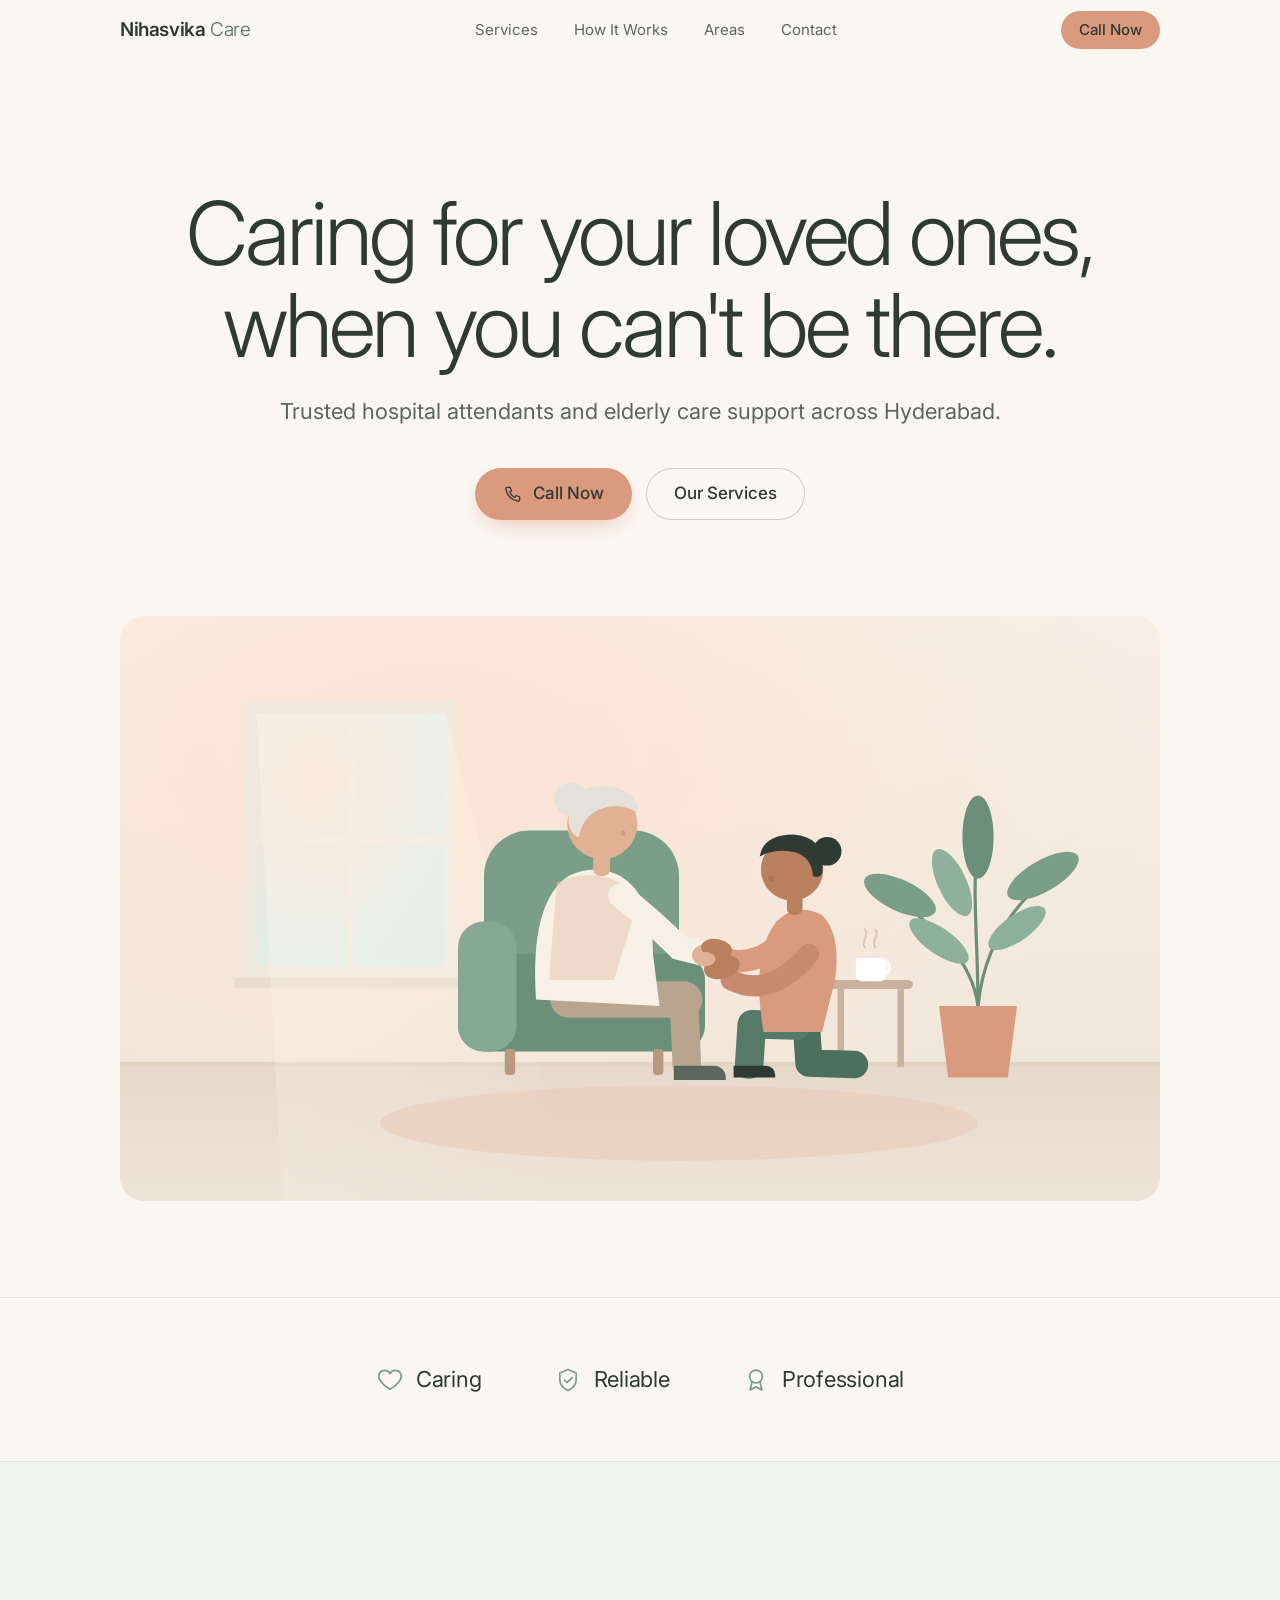
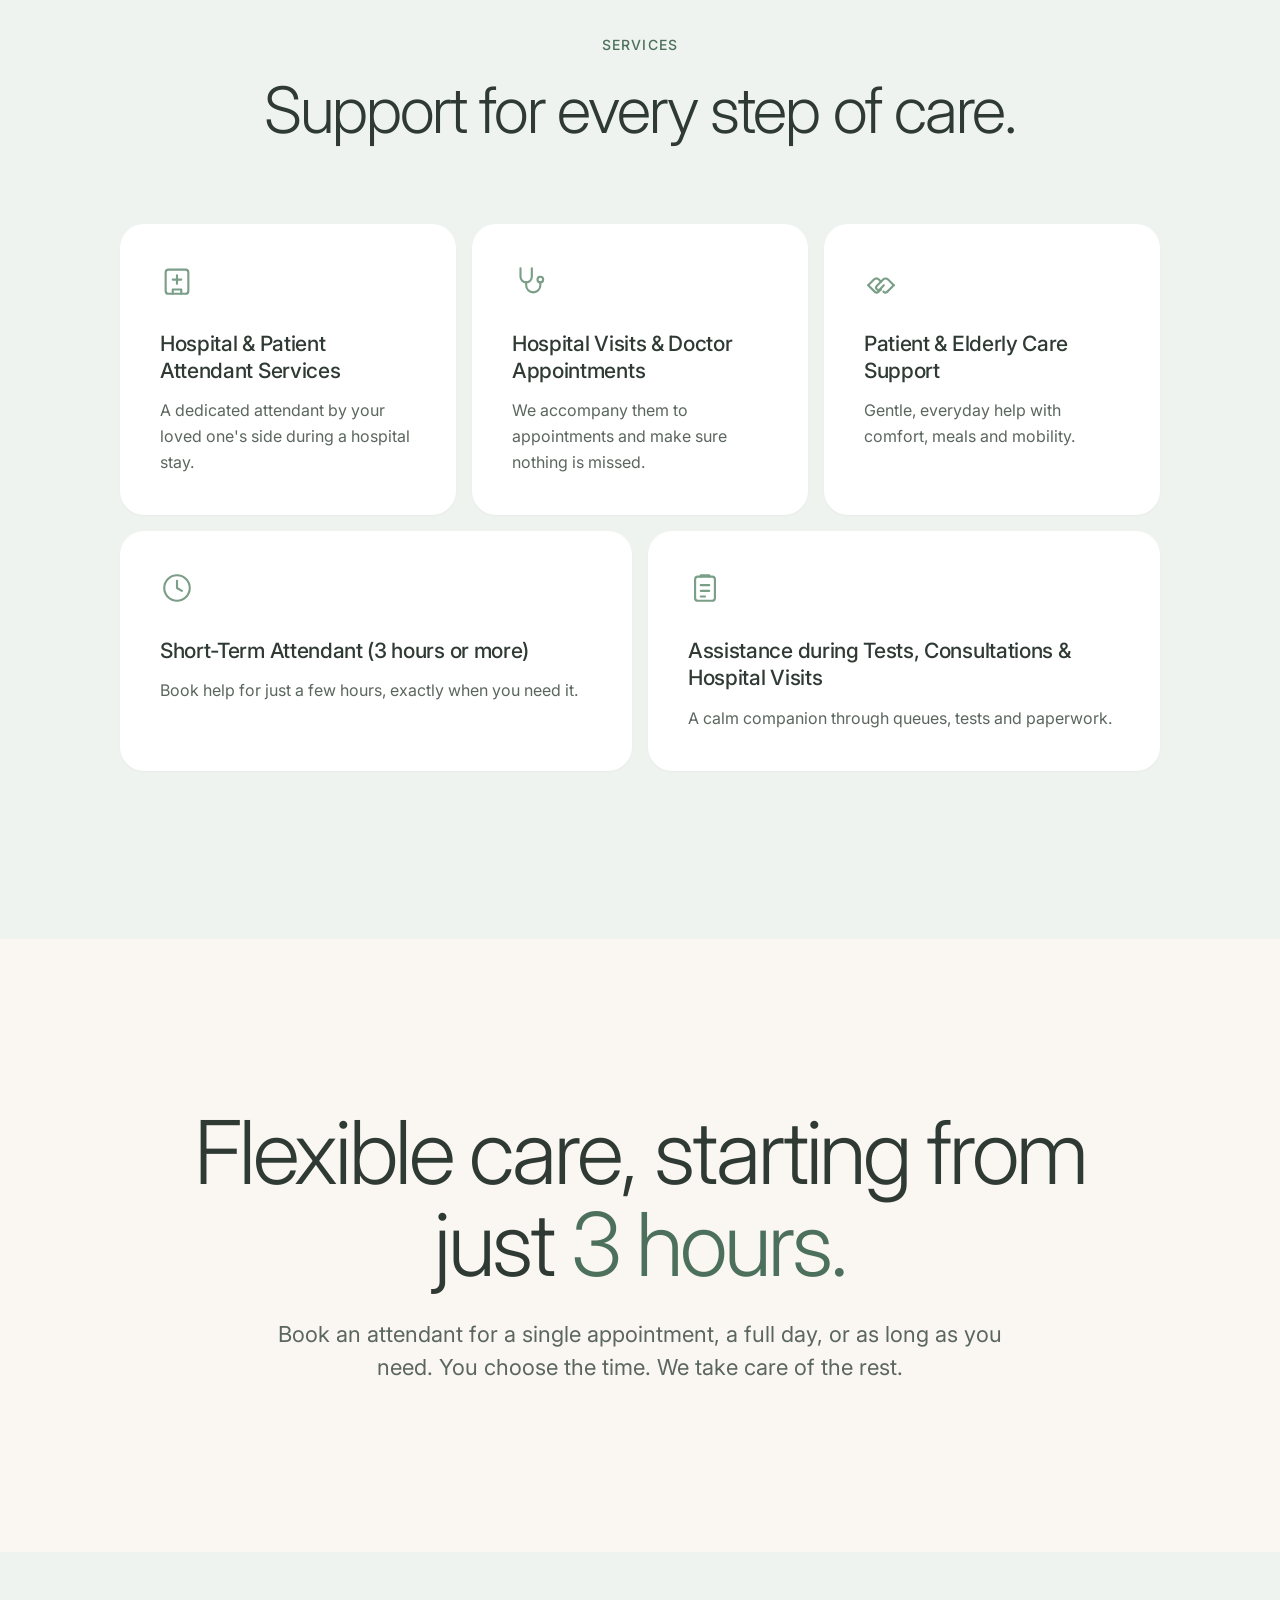
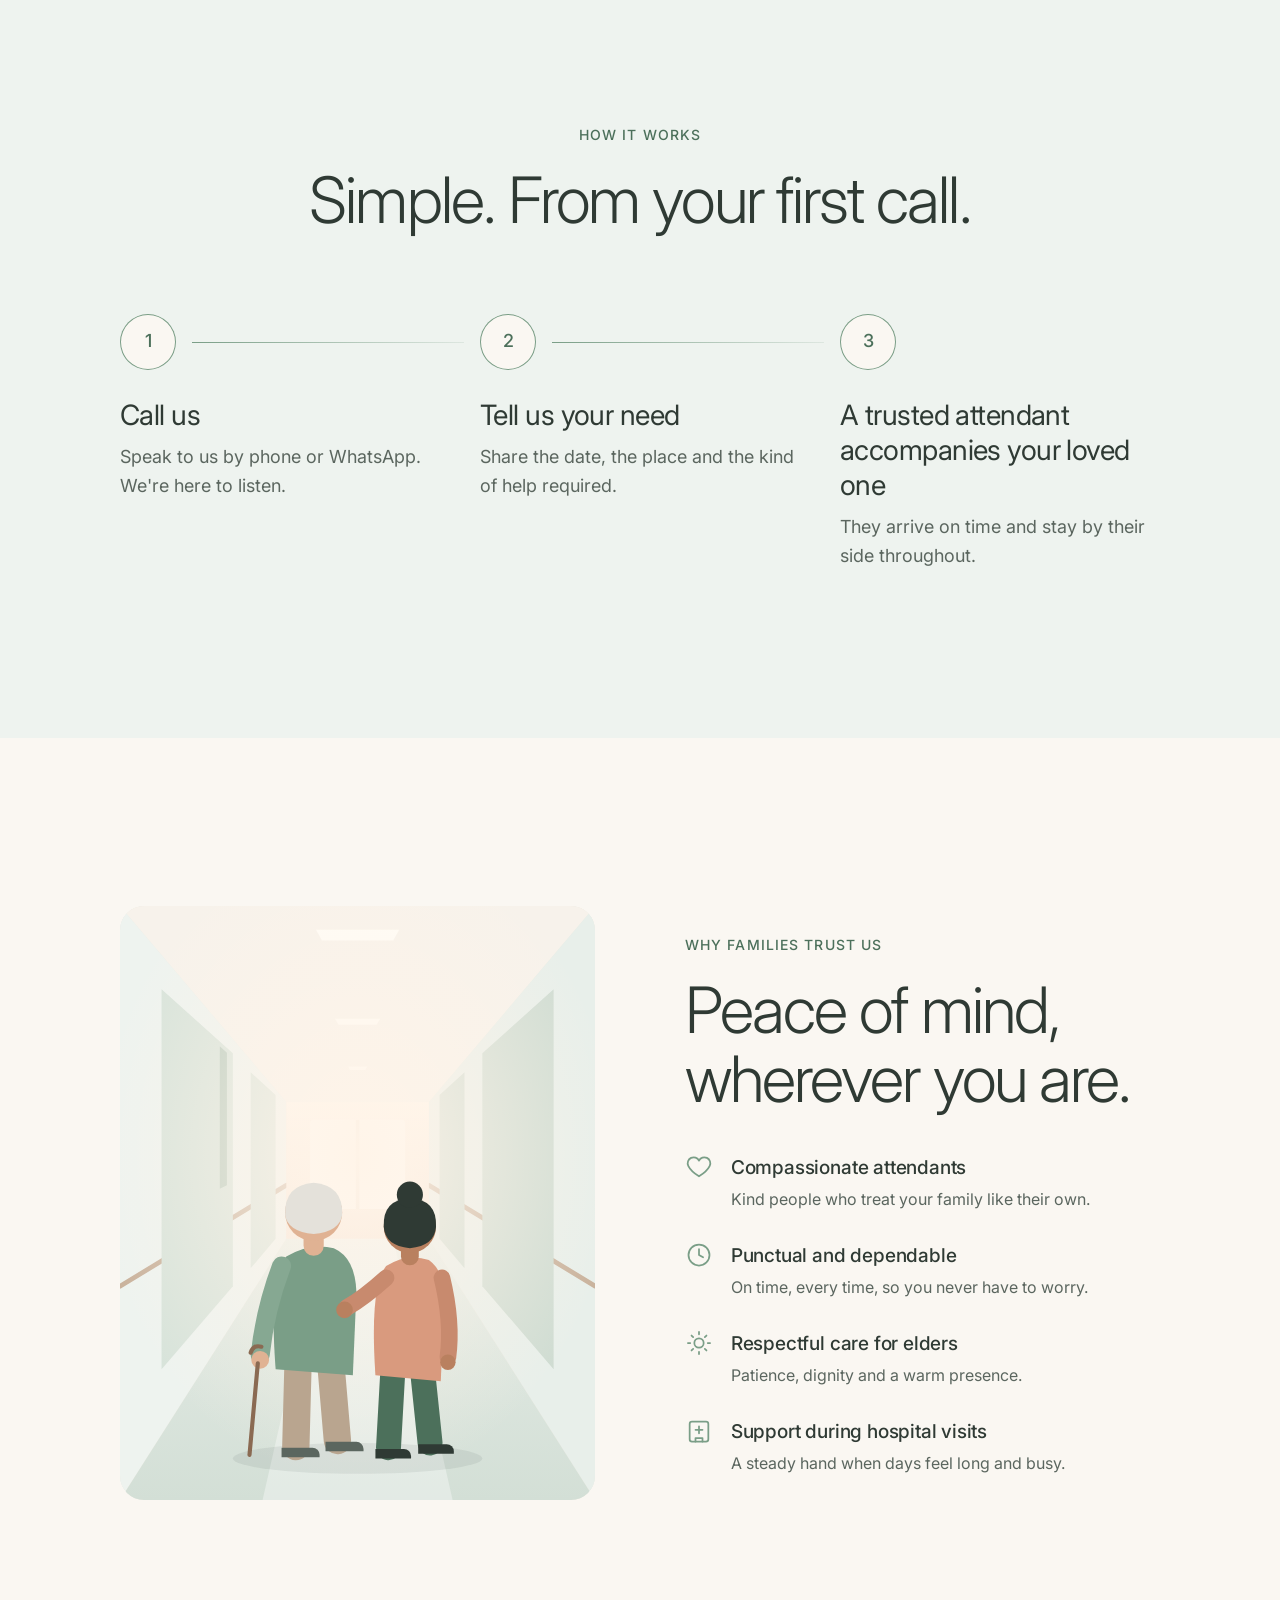
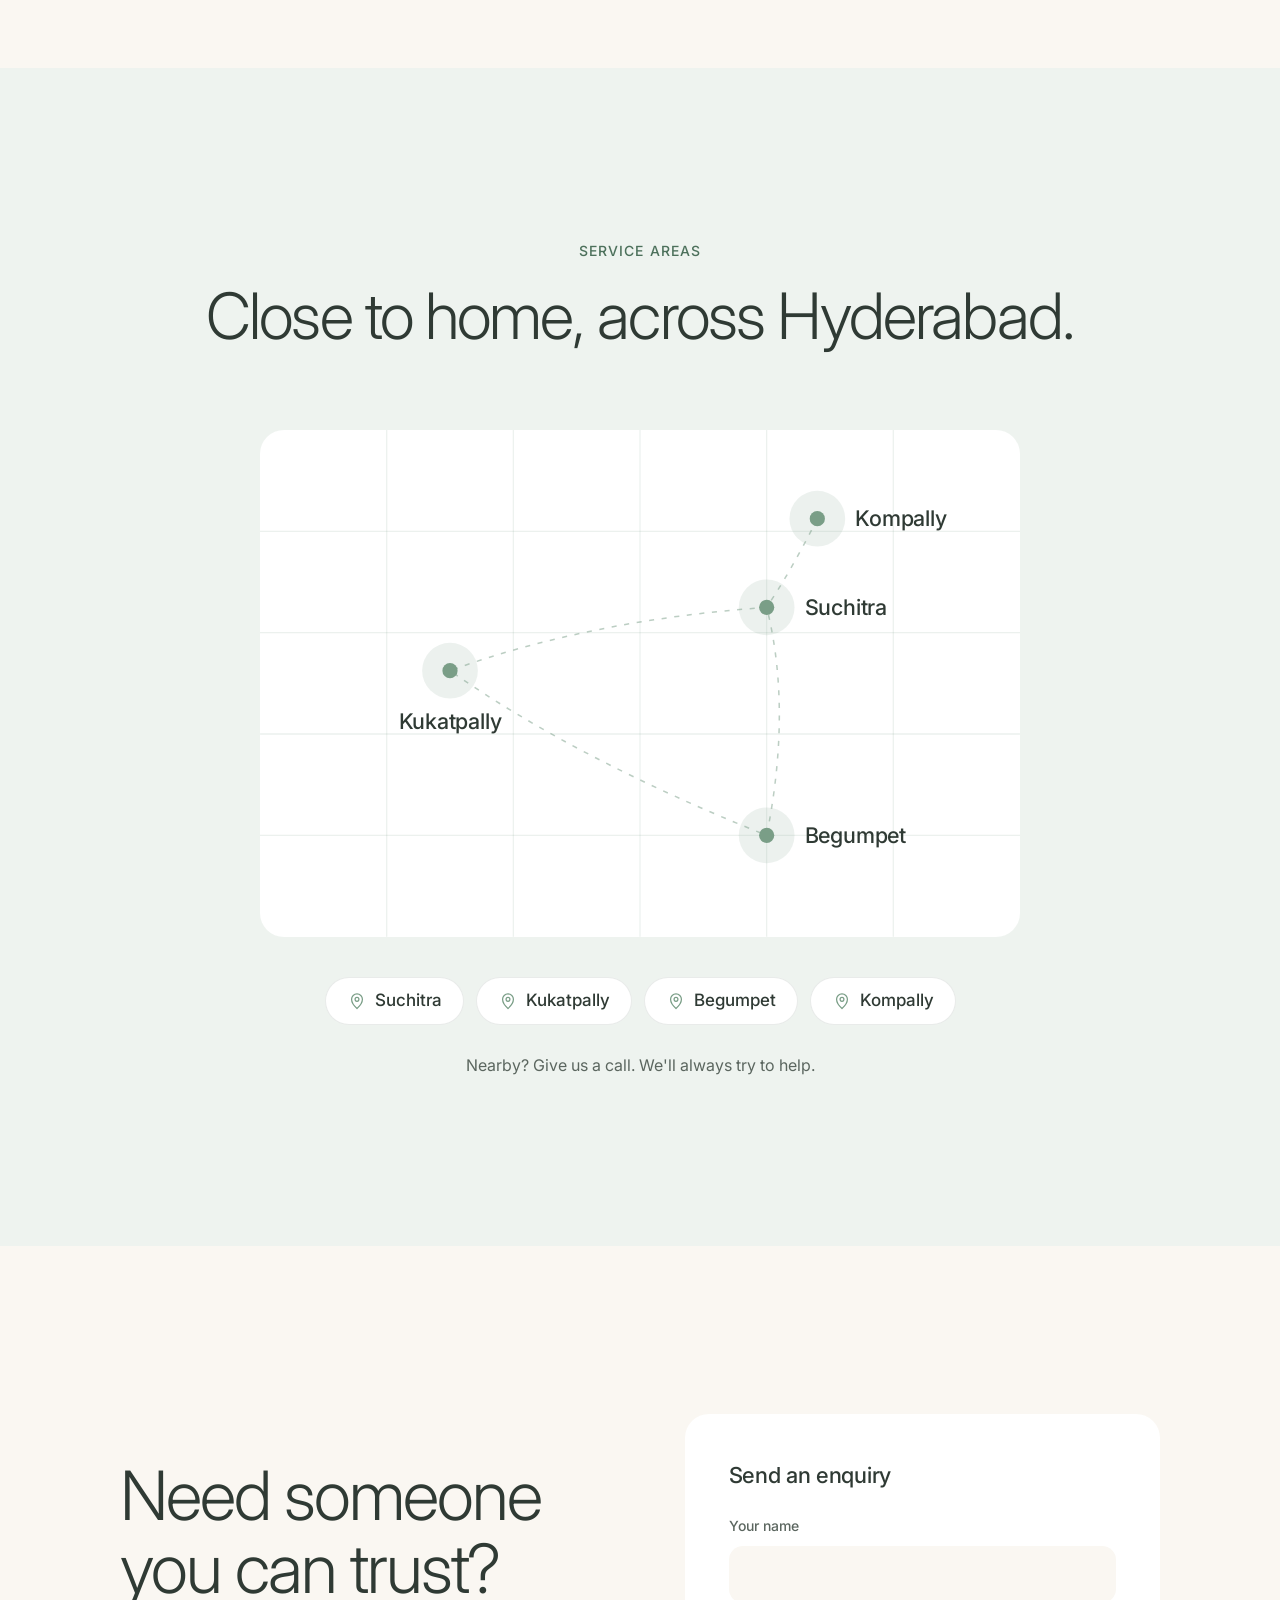
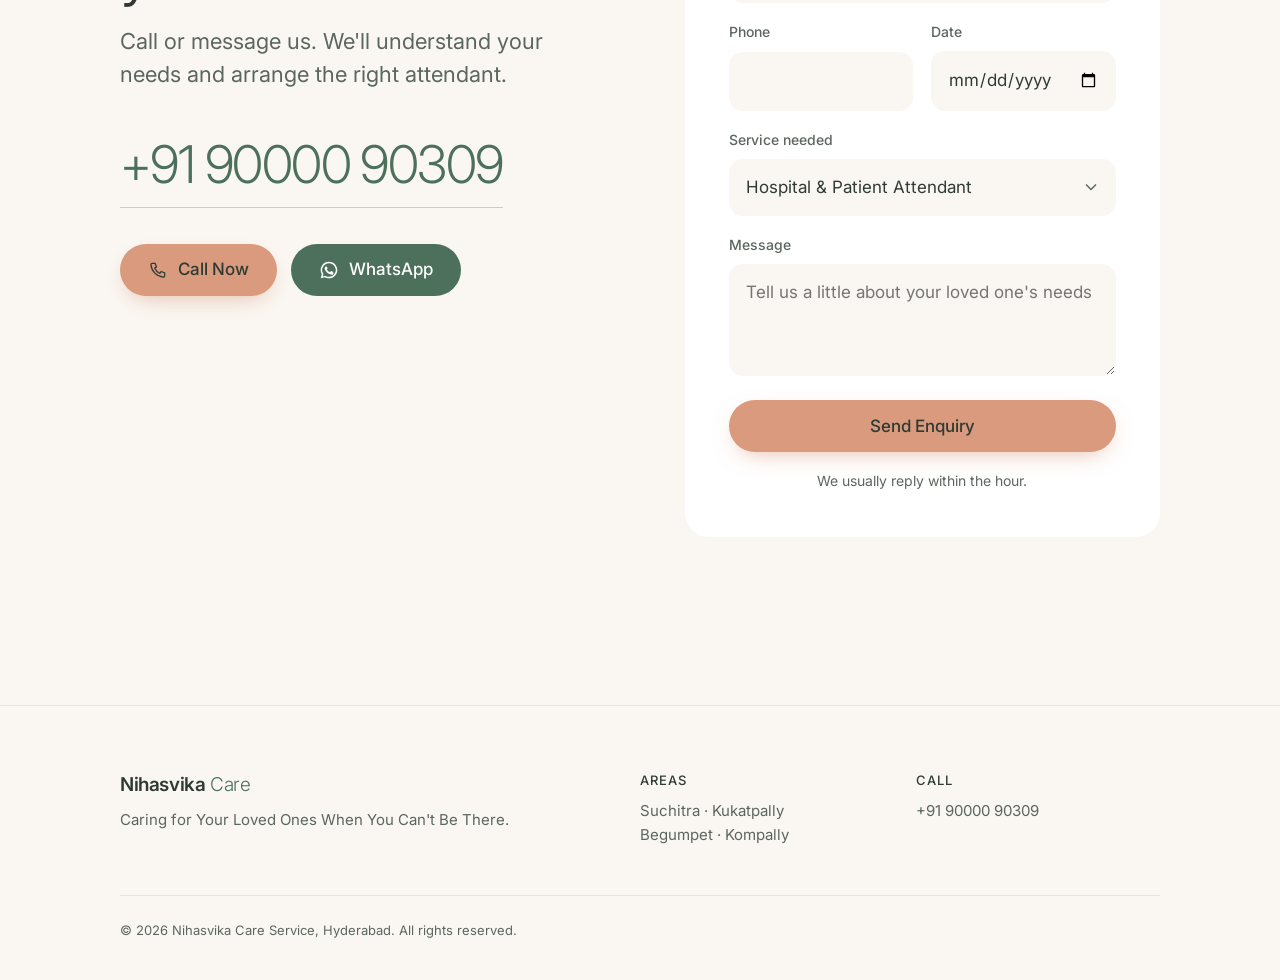
<file: nihasvika-care/index.html>
<!DOCTYPE html>
<html lang="en">
<head>
  <meta charset="UTF-8">
  <meta name="viewport" content="width=device-width, initial-scale=1, viewport-fit=cover">
  <title>Nihasvika Care Service | Caregiver &amp; Hospital Attendant Services in Hyderabad</title>
  <meta name="description" content="Trusted caregiver services in Hyderabad. Hospital attendants, elderly care and doctor-visit support in Kukatpally, Suchitra, Begumpet and Kompally. Book from just 3 hours.">
  <meta name="theme-color" content="#FAF7F2">
  <meta property="og:type" content="website">
  <meta property="og:title" content="Nihasvika Care Service | Caregivers in Hyderabad">
  <meta property="og:description" content="Caring for your loved ones, when you can't be there. Trusted hospital attendants and elderly care support across Hyderabad.">

  <link rel="preconnect" href="https://fonts.googleapis.com">
  <link rel="preconnect" href="https://fonts.gstatic.com" crossorigin>
  <link href="https://fonts.googleapis.com/css2?family=Inter:wght@300;400;500;600&display=swap" rel="stylesheet">

  <script type="application/ld+json">
  {
    "@context": "https://schema.org",
    "@type": "HomeHealthCareService",
    "name": "Nihasvika Care Service",
    "description": "Hospital attendants, patient care and elderly care support in Hyderabad.",
    "telephone": "+91 90000 90309",
    "address": { "@type": "PostalAddress", "addressLocality": "Hyderabad", "addressRegion": "Telangana", "addressCountry": "IN" },
    "areaServed": ["Suchitra", "Kukatpally", "Begumpet", "Kompally", "Hyderabad"]
  }
  </script>

  <style>
    /* ---------- Tokens ---------- */
    :root {
      --bg: #FAF7F2;
      --surface: #EEF3EF;
      --sage: #7A9E87;
      --sage-deep: #4C705B;   /* sage darkened for readable text */
      --peach: #D99A7E;
      --peach-soft: #F4E3DA;
      --ink: #2F3A34;
      --ink-soft: #5B665F;
      --line: rgba(47, 58, 52, 0.10);
      --white: #FFFFFF;

      --radius: 24px;
      --radius-sm: 16px;
      --wrap: 1120px;
      --gutter: clamp(20px, 5vw, 40px);
      --section: clamp(88px, 14vw, 168px);
      --ease: cubic-bezier(.22, .61, .36, 1);
    }

    /* ---------- Base ---------- */
    *, *::before, *::after { box-sizing: border-box; }
    html { scroll-behavior: smooth; scroll-padding-top: 72px; -webkit-text-size-adjust: 100%; }
    body {
      margin: 0;
      background: var(--bg);
      color: var(--ink);
      font-family: "Inter", -apple-system, BlinkMacSystemFont, "Segoe UI", Roboto, sans-serif;
      font-size: 17px;
      line-height: 1.6;
      -webkit-font-smoothing: antialiased;
      text-rendering: optimizeLegibility;
    }
    @media (min-width: 768px) { body { font-size: 18px; } }
    img { display: block; max-width: 100%; }
    a { color: inherit; text-decoration: none; }
    h1, h2, h3, p { margin: 0; }
    :focus-visible { outline: 2px solid var(--sage-deep); outline-offset: 3px; border-radius: 8px; }

    .wrap { width: 100%; max-width: var(--wrap); margin: 0 auto; padding: 0 var(--gutter); }
    .section { padding: var(--section) 0; }
    .tint { background: var(--surface); }
    .center { text-align: center; }

    .eyebrow {
      display: inline-block;
      font-size: 14px;
      font-weight: 500;
      letter-spacing: .08em;
      text-transform: uppercase;
      color: var(--sage-deep);
      margin-bottom: 18px;
    }
    .display {
      font-weight: 300;
      font-size: clamp(40px, 7.4vw, 88px);
      line-height: 1.04;
      letter-spacing: -0.035em;
    }
    .headline {
      font-weight: 300;
      font-size: clamp(34px, 5.2vw, 64px);
      line-height: 1.08;
      letter-spacing: -0.03em;
    }
    .lead {
      font-size: clamp(18px, 2vw, 22px);
      line-height: 1.5;
      color: var(--ink-soft);
      max-width: 34em;
    }
    .center .lead { margin-left: auto; margin-right: auto; }
    .section-head { margin-bottom: clamp(48px, 7vw, 80px); }
    .section-head .lead { margin-top: 20px; }

    /* ---------- Buttons ---------- */
    .btn {
      display: inline-flex; align-items: center; justify-content: center; gap: 10px;
      min-height: 52px; padding: 0 28px;
      border-radius: 999px; border: 0;
      font: inherit; font-size: 17px; font-weight: 500;
      cursor: pointer;
      transition: transform .3s var(--ease), background-color .3s var(--ease), box-shadow .3s var(--ease);
    }
    .btn:hover { transform: translateY(-1px); }
    .btn svg { width: 20px; height: 20px; flex: none; }
    .btn-primary { background: var(--peach); color: var(--ink); box-shadow: 0 8px 24px -10px rgba(217, 154, 126, .8); }
    .btn-primary:hover { background: #DEA68C; }
    .btn-secondary { background: transparent; color: var(--ink); box-shadow: inset 0 0 0 1px rgba(47, 58, 52, .22); }
    .btn-secondary:hover { background: rgba(47, 58, 52, .04); }
    .btn-sage { background: var(--sage-deep); color: var(--white); }
    .btn-sage:hover { background: #42634F; }
    .btn-row { display: flex; flex-wrap: wrap; gap: 14px; }
    .center .btn-row { justify-content: center; }

    /* ---------- Icons ---------- */
    .icon { width: 28px; height: 28px; stroke: var(--sage); fill: none; stroke-width: 1.5; stroke-linecap: round; stroke-linejoin: round; flex: none; }

    /* ---------- Illustrations ---------- */
    .photo { overflow: hidden; border-radius: var(--radius); background: var(--surface); }
    .photo .art { display: block; width: 100%; height: 100%; }

    /* ---------- Navigation ---------- */
    .nav {
      position: fixed; inset: 0 0 auto 0; z-index: 50;
      background: rgba(250, 247, 242, .72);
      -webkit-backdrop-filter: saturate(180%) blur(20px);
      backdrop-filter: saturate(180%) blur(20px);
      border-bottom: 1px solid transparent;
      transition: border-color .3s var(--ease);
    }
    .nav.scrolled { border-bottom-color: var(--line); }
    .nav .wrap { display: flex; align-items: center; justify-content: space-between; height: 60px; }
    .wordmark { font-size: 19px; font-weight: 600; letter-spacing: -0.02em; }
    .wordmark span { font-weight: 300; color: var(--sage-deep); }
    .nav-links { display: none; gap: 36px; font-size: 15px; color: var(--ink-soft); }
    .nav-links a { transition: color .2s; }
    .nav-links a:hover { color: var(--ink); }
    .nav .btn { min-height: 38px; padding: 0 18px; font-size: 15px; box-shadow: none; }
    @media (min-width: 860px) { .nav-links { display: flex; } }

    /* ---------- Hero ---------- */
    .hero { padding-top: calc(60px + clamp(64px, 11vw, 128px)); padding-bottom: clamp(56px, 8vw, 96px); }
    .hero .display { max-width: 13em; margin: 0 auto; }
    .hero .lead { margin-top: 24px; }
    .hero .btn-row { margin-top: 40px; }
    .hero-photo { margin-top: clamp(56px, 8vw, 96px); aspect-ratio: 4 / 5; }
    @media (min-width: 640px) { .hero-photo { aspect-ratio: 16 / 9; } }

    /* ---------- Trust strip ---------- */
    .trust { padding: clamp(40px, 6vw, 64px) 0; border-top: 1px solid var(--line); border-bottom: 1px solid var(--line); }
    .trust ul { list-style: none; margin: 0; padding: 0; display: flex; justify-content: center; align-items: center; flex-wrap: wrap; gap: 20px clamp(24px, 6vw, 72px); }
    .trust li { display: flex; align-items: center; gap: 12px; font-size: clamp(18px, 2.2vw, 22px); font-weight: 400; letter-spacing: -0.01em; }

    /* ---------- Services ---------- */
    .cards { display: grid; gap: 16px; grid-template-columns: 1fr; }
    .card {
      background: var(--white);
      border-radius: var(--radius);
      padding: clamp(28px, 3.5vw, 40px);
      display: flex; flex-direction: column; gap: 14px;
      box-shadow: 0 1px 2px rgba(47, 58, 52, .04);
      transition: transform .4s var(--ease), box-shadow .4s var(--ease);
    }
    .card:hover { transform: translateY(-3px); box-shadow: 0 20px 40px -24px rgba(47, 58, 52, .25); }
    .card .icon { width: 34px; height: 34px; margin-bottom: 18px; }
    .card h3 { font-size: 21px; font-weight: 500; letter-spacing: -0.015em; line-height: 1.3; }
    .card p { color: var(--ink-soft); font-size: 16px; }
    @media (min-width: 640px) { .cards { grid-template-columns: repeat(2, 1fr); } .cards .card:last-child { grid-column: 1 / -1; } }
    @media (min-width: 1000px) {
      .cards { grid-template-columns: repeat(6, 1fr); }
      .cards .card { grid-column: span 2; }
      .cards .card:nth-child(n+4) { grid-column: span 3; }
    }

    /* ---------- Highlight ---------- */
    .highlight .display { max-width: 11em; margin: 0 auto; }
    .contact .headline { font-size: clamp(38px, 5.6vw, 68px); }
    .highlight em { font-style: normal; color: var(--sage-deep); }
    .highlight .lead { margin-top: 28px; }

    /* ---------- How it works ---------- */
    .steps { list-style: none; margin: 0; padding: 0; display: grid; gap: 48px; counter-reset: step; }
    .step { position: relative; }
    .step-num {
      display: flex; align-items: center; justify-content: center;
      width: 56px; height: 56px; border-radius: 50%;
      background: var(--bg); box-shadow: inset 0 0 0 1px var(--sage);
      color: var(--sage-deep); font-size: 18px; font-weight: 500;
      margin-bottom: 28px; position: relative; z-index: 1;
    }
    .step h3 { font-size: clamp(22px, 2.6vw, 28px); font-weight: 400; letter-spacing: -0.02em; line-height: 1.25; margin-bottom: 10px; }
    .step p { color: var(--ink-soft); }
    @media (min-width: 860px) {
      .steps { grid-template-columns: repeat(3, 1fr); gap: 40px; }
      .step:not(:last-child)::after {
        content: ""; position: absolute; top: 28px; left: 72px; right: -24px;
        height: 1px; background: linear-gradient(90deg, var(--sage), rgba(122, 158, 135, .15));
      }
    }

    /* ---------- Why families trust us ---------- */
    .why { display: grid; gap: clamp(48px, 7vw, 96px); align-items: center; }
    .why-photo { aspect-ratio: 4 / 5; }
    .why-list { list-style: none; margin: 40px 0 0; padding: 0; display: grid; gap: 28px; }
    .why-list li { display: flex; gap: 18px; }
    .why-list h3 { font-size: 19px; font-weight: 500; letter-spacing: -0.01em; margin-bottom: 4px; }
    .why-list p { color: var(--ink-soft); font-size: 16px; }
    @media (min-width: 900px) { .why { grid-template-columns: 1fr 1fr; } }

    /* ---------- Areas ---------- */
    .map { position: relative; max-width: 760px; margin: 0 auto; aspect-ratio: 3 / 2; border-radius: var(--radius); background: var(--white); overflow: hidden; }
    .map svg { width: 100%; height: 100%; }
    .map .grid line { stroke: rgba(122, 158, 135, .14); stroke-width: 1; }
    .map .route { stroke: rgba(122, 158, 135, .5); stroke-width: 1.2; fill: none; stroke-dasharray: 4 6; }
    .map .halo { fill: rgba(122, 158, 135, .14); }
    .map .dot { fill: var(--sage); }
    .map text { font-family: inherit; font-size: 17px; font-weight: 500; fill: var(--ink); letter-spacing: -0.01em; }
    @media (max-width: 559px) { .map { display: none; } .pills { margin-top: 0; } }
    .pills { list-style: none; margin: 40px 0 0; padding: 0; display: flex; flex-wrap: wrap; justify-content: center; gap: 12px; }
    .pills li {
      display: inline-flex; align-items: center; gap: 8px;
      min-height: 48px; padding: 0 22px; border-radius: 999px;
      background: var(--white); box-shadow: inset 0 0 0 1px var(--line);
      font-size: 17px; font-weight: 500;
    }
    .pills .icon { width: 20px; height: 20px; }
    .areas-note { margin-top: 28px; color: var(--ink-soft); font-size: 16px; }

    /* ---------- Contact ---------- */
    .contact { display: grid; gap: clamp(56px, 7vw, 96px); align-items: start; }
    .phone-big {
      display: inline-block; margin-top: 32px;
      font-size: clamp(34px, 5vw, 52px); font-weight: 300; letter-spacing: -0.03em;
      color: var(--sage-deep); border-bottom: 1px solid rgba(76, 112, 91, .3);
      transition: border-color .3s;
    }
    .phone-big:hover { border-color: var(--sage-deep); }
    .contact .lead { margin-top: 20px; }
    .contact .btn-row { margin-top: 36px; }
    .form { background: var(--white); border-radius: var(--radius); padding: clamp(28px, 4vw, 44px); display: grid; gap: 18px; }
    .form h3 { font-size: 22px; font-weight: 500; letter-spacing: -0.015em; margin-bottom: 4px; }
    .field { display: grid; gap: 8px; }
    .field label { font-size: 14px; font-weight: 500; color: var(--ink-soft); }
    .field input, .field select, .field textarea {
      width: 100%; min-height: 52px; padding: 14px 16px;
      font: inherit; font-size: 17px; color: var(--ink);
      background: var(--bg); border: 1px solid transparent; border-radius: 14px;
      transition: border-color .2s, background-color .2s;
      -webkit-appearance: none; appearance: none;
    }
    .field select {
      background-image: url("data:image/svg+xml,%3Csvg xmlns='http://www.w3.org/2000/svg' width='12' height='8' fill='none' stroke='%235B665F' stroke-width='1.5'%3E%3Cpath d='M1 1.5l5 5 5-5'/%3E%3C/svg%3E");
      background-repeat: no-repeat; background-position: right 18px center; padding-right: 44px;
    }
    .field textarea { min-height: 112px; resize: vertical; }
    .field input:focus, .field select:focus, .field textarea:focus { outline: none; border-color: var(--sage); background: var(--white); }
    .row-2 { display: grid; gap: 18px; }
    @media (min-width: 560px) { .row-2 { grid-template-columns: 1fr 1fr; } }
    .form .btn { width: 100%; margin-top: 6px; }
    .form-note { font-size: 14px; color: var(--ink-soft); text-align: center; }
    @media (min-width: 960px) { .contact { grid-template-columns: 1fr 1fr; } }

    /* ---------- Footer ---------- */
    .footer { padding: 64px 0 calc(40px + env(safe-area-inset-bottom)); border-top: 1px solid var(--line); font-size: 15px; color: var(--ink-soft); }
    .footer-grid { display: grid; gap: 32px; }
    .footer .wordmark { color: var(--ink); display: inline-block; margin-bottom: 8px; }
    .footer h4 { margin: 0 0 8px; font-size: 13px; font-weight: 500; letter-spacing: .08em; text-transform: uppercase; color: var(--ink); }
    .footer a:hover { color: var(--ink); }
    .copyright { margin-top: 48px; padding-top: 24px; border-top: 1px solid var(--line); font-size: 13px; }
    @media (min-width: 760px) { .footer-grid { grid-template-columns: 2fr 1fr 1fr; } }

    /* ---------- Floating mobile buttons ---------- */
    .fab {
      position: fixed; right: 16px; bottom: calc(16px + env(safe-area-inset-bottom)); z-index: 40;
      display: flex; flex-direction: column; gap: 12px;
      transition: opacity .4s var(--ease), transform .4s var(--ease);
    }
    .fab a {
      display: flex; align-items: center; justify-content: center;
      width: 56px; height: 56px; border-radius: 50%;
      box-shadow: 0 10px 28px -8px rgba(47, 58, 52, .35);
    }
    .fab svg { width: 24px; height: 24px; }
    .fab .fab-call { background: var(--peach); color: var(--ink); }
    .fab .fab-wa { background: var(--sage-deep); color: var(--white); }
    .fab.hidden { opacity: 0; transform: translateY(16px); pointer-events: none; }
    @media (min-width: 860px) { .fab { display: none; } }

    /* ---------- Scroll reveal ---------- */
    .js .reveal { opacity: 0; transform: translateY(28px); transition: opacity 1s var(--ease), transform 1s var(--ease); }
    .js .reveal.in { opacity: 1; transform: none; }
    .js .reveal.d1 { transition-delay: .08s; }
    .js .reveal.d2 { transition-delay: .16s; }
    .js .reveal.d3 { transition-delay: .24s; }
    .js .reveal.d4 { transition-delay: .32s; }

    @media (prefers-reduced-motion: reduce) {
      html { scroll-behavior: auto; }
      .js .reveal { opacity: 1; transform: none; transition: none; }
      .btn, .card { transition: none; }
    }
  </style>
  <script>document.documentElement.classList.add('js');</script>
</head>

<body>

  <!-- Reusable line icons -->
  <svg width="0" height="0" style="position:absolute" aria-hidden="true">
    <defs>
      <symbol id="i-heart" viewBox="0 0 24 24"><path d="M12 20s-7-4.4-9.2-9A4.8 4.8 0 0 1 12 6.6 4.8 4.8 0 0 1 21.2 11C19 15.6 12 20 12 20Z"/></symbol>
      <symbol id="i-shield" viewBox="0 0 24 24"><path d="M12 3 5 6v5.5c0 4.2 3 7.7 7 9.5 4-1.8 7-5.3 7-9.5V6l-7-3Z"/><path d="m9 12 2.2 2.2L15.5 10"/></symbol>
      <symbol id="i-badge" viewBox="0 0 24 24"><circle cx="12" cy="9" r="5.5"/><path d="m8.6 13.4-1.6 7.1 5-2.6 5 2.6-1.6-7.1"/></symbol>
      <symbol id="i-hospital" viewBox="0 0 24 24"><rect x="4" y="4" width="16" height="17" rx="2"/><path d="M12 8v6M9 11h6M9 21v-3h6v3"/></symbol>
      <symbol id="i-stethoscope" viewBox="0 0 24 24"><path d="M6 3v6a4 4 0 0 0 8 0V3"/><path d="M10 13v2a5 5 0 0 0 10 0v-2"/><circle cx="20" cy="11" r="2"/></symbol>
      <symbol id="i-hands" viewBox="0 0 24 24"><path d="M3 15l4-4c1-1 2.5-1 3.5 0L12 12.5"/><path d="M21 15l-4-4c-1-1-2.5-1-3.5 0L9 15.5a1.6 1.6 0 0 0 2.3 2.3L14 15"/><path d="M3 15l4.5 4.5c.8.8 2 .8 2.8 0L12 18M21 15l-4.5 4.5c-.8.8-2 .8-2.8 0"/></symbol>
      <symbol id="i-clock" viewBox="0 0 24 24"><circle cx="12" cy="12" r="9"/><path d="M12 7v5l3.5 2"/></symbol>
      <symbol id="i-clipboard" viewBox="0 0 24 24"><rect x="5" y="4" width="14" height="17" rx="2"/><path d="M9 4V3h6v1M9 10h6M9 14h6M9 18h3"/></symbol>
      <symbol id="i-pin" viewBox="0 0 24 24"><path d="M12 21s-6.5-5.6-6.5-11a6.5 6.5 0 0 1 13 0c0 5.4-6.5 11-6.5 11Z"/><circle cx="12" cy="10" r="2.3"/></symbol>
      <symbol id="i-sun" viewBox="0 0 24 24"><circle cx="12" cy="12" r="4"/><path d="M12 2.5v2M12 19.5v2M4.5 12h-2M21.5 12h-2M5.6 5.6l1.4 1.4M17 17l1.4 1.4M5.6 18.4 7 17M17 7l1.4-1.4"/></symbol>
      <symbol id="i-phone" viewBox="0 0 24 24"><path d="M5 4h3.5l1.7 4.3-2.2 1.4a11 11 0 0 0 6.3 6.3l1.4-2.2L20 15.5V19a1.5 1.5 0 0 1-1.6 1.5A16.5 16.5 0 0 1 3.5 5.6 1.5 1.5 0 0 1 5 4Z"/></symbol>
    </defs>
  </svg>

  <!-- 1. Navigation -->
  <header class="nav" id="nav">
    <nav class="wrap" aria-label="Main">
      <a href="#top" class="wordmark" aria-label="Nihasvika Care, back to top">Nihasvika <span>Care</span></a>
      <div class="nav-links">
        <a href="#services">Services</a>
        <a href="#how">How It Works</a>
        <a href="#areas">Areas</a>
        <a href="#contact">Contact</a>
      </div>
      <a href="tel:+919000090309" class="btn btn-primary">Call Now</a>
    </nav>
  </header>

  <main id="top">

    <!-- 2. Hero -->
    <section class="hero center" aria-labelledby="hero-title">
      <div class="wrap">
        <h1 id="hero-title" class="display reveal">Caring for your loved ones, when you can't be there.</h1>
        <p class="lead reveal d1">Trusted hospital attendants and elderly care support across Hyderabad.</p>
        <div class="btn-row reveal d2">
          <a href="tel:+919000090309" class="btn btn-primary">
            <svg class="icon" style="stroke:currentColor" aria-hidden="true"><use href="#i-phone"/></svg>
            Call Now
          </a>
          <a href="#services" class="btn btn-secondary">Our Services</a>
        </div>
        <div class="photo hero-photo reveal d3">
          <svg class="art" role="img" aria-label="Illustration of a caregiver kneeling beside an elderly woman in her armchair, gently holding her hands" viewBox="0 0 1600 900" preserveAspectRatio="xMidYMid slice">
  <defs>
    <linearGradient id="h-wall" x1="0" y1="0" x2="0" y2="1"><stop offset="0" stop-color="#F6EFE6"/><stop offset="1" stop-color="#EFE5D9"/></linearGradient>
    <linearGradient id="h-floor" x1="0" y1="0" x2="0" y2="1"><stop offset="0" stop-color="#E6D9CA"/><stop offset="1" stop-color="#EDE3D7"/></linearGradient>
    <linearGradient id="h-beam" x1="0" y1="0" x2="1" y2="1"><stop offset="0" stop-color="#FFF8EE" stop-opacity=".9"/><stop offset="1" stop-color="#FFF8EE" stop-opacity="0"/></linearGradient>
    <radialGradient id="h-glow" cx=".3" cy=".25" r=".7"><stop offset="0" stop-color="#FBE3D3" stop-opacity=".9"/><stop offset="1" stop-color="#FBE3D3" stop-opacity="0"/></radialGradient>
  </defs>
  <rect width="1600" height="900" fill="url(#h-wall)"/>
  <rect width="1600" height="900" fill="url(#h-glow)"/>
  <rect y="690" width="1600" height="210" fill="url(#h-floor)"/>
  <rect y="686" width="1600" height="6" fill="#E2D4C3"/>
  <!-- window -->
  <rect x="190" y="130" width="330" height="430" rx="14" fill="#F2E9DE"/>
  <rect x="210" y="150" width="290" height="390" rx="6" fill="#E3ECE5"/>
  <rect x="210" y="150" width="290" height="390" rx="6" fill="url(#h-glow)"/>
  <rect x="350" y="150" width="10" height="390" fill="#F2E9DE"/>
  <rect x="210" y="340" width="290" height="10" fill="#F2E9DE"/>
  <rect x="176" y="556" width="358" height="16" rx="6" fill="#E8DCCD"/>
  <path d="M210 150 L500 150 L700 900 L250 900 Z" fill="url(#h-beam)" opacity=".45"/>
  <!-- rug -->
  <ellipse cx="860" cy="780" rx="460" ry="58" fill="#E9CDBD" opacity=".7"/>
  <!-- plant -->
  <g transform="translate(1300 0)">
    <path d="M-40 600 h120 l-14 110 h-92 z" fill="#D99A7E"/>
    <path d="M20 600 C 10 520, -60 470, -110 430" stroke="#6B8F78" stroke-width="5" fill="none"/>
    <path d="M20 600 C 30 500, 80 440, 130 400" stroke="#6B8F78" stroke-width="5" fill="none"/>
    <path d="M20 600 C 20 500, 10 420, 20 340" stroke="#6B8F78" stroke-width="5" fill="none"/>
    <ellipse cx="-100" cy="430" rx="60" ry="24" transform="rotate(25 -100 430)" fill="#7A9E87"/>
    <ellipse cx="-40" cy="500" rx="54" ry="20" transform="rotate(35 -40 500)" fill="#8FB09A"/>
    <ellipse cx="120" cy="400" rx="62" ry="24" transform="rotate(-30 120 400)" fill="#7A9E87"/>
    <ellipse cx="80" cy="480" rx="52" ry="20" transform="rotate(-35 80 480)" fill="#8FB09A"/>
    <ellipse cx="20" cy="340" rx="24" ry="64" fill="#6B8F78"/>
    <ellipse cx="-20" cy="410" rx="22" ry="56" transform="rotate(-25 -20 410)" fill="#8FB09A"/>
  </g>
  <!-- side table with tea -->
  <rect x="1090" y="560" width="130" height="14" rx="7" fill="#C9B29C"/>
  <rect x="1104" y="574" width="10" height="120" fill="#C9B29C"/><rect x="1196" y="574" width="10" height="120" fill="#C9B29C"/>
  <path d="M1132 526 h46 v26 a10 10 0 0 1 -10 10 h-26 a10 10 0 0 1 -10 -10 z" fill="#FFFFFF"/>
  <path d="M1178 532 a10 10 0 0 1 0 18" stroke="#FFFFFF" stroke-width="5" fill="none"/>
  <path d="M1146 510 c -8 -12 8 -16 0 -28 M1162 510 c -8 -12 8 -16 0 -28" stroke="#D9C6B4" stroke-width="3" fill="none" stroke-linecap="round"/>
  <!-- armchair -->
  <rect x="560" y="330" width="300" height="330" rx="70" fill="#7A9E87"/>
  <rect x="520" y="520" width="380" height="150" rx="40" fill="#6B8F78"/>
  <rect x="520" y="470" width="90" height="200" rx="40" fill="#86A892"/>
  <rect x="592" y="666" width="16" height="40" rx="6" fill="#B79A80"/><rect x="820" y="666" width="16" height="40" rx="6" fill="#B79A80"/>
  <!-- elderly woman, seated, facing right -->
  <path d="M690 590 L 868 590" stroke="#B9A58F" stroke-width="56" stroke-linecap="round" fill="none"/>
  <path d="M868 596 L 872 690" stroke="#B9A58F" stroke-width="44" stroke-linecap="round" fill="none"/>
  <path d="M852 692 h62 a18 18 0 0 1 18 18 v4 h-80 z" fill="#5B665F"/>
  <path d="M640 590 Q 630 440 690 400 Q 730 380 770 400 Q 820 430 820 520 L 830 600 Z" fill="#F7F0E6"/>
  <path d="M672 410 Q 740 380 800 430 L 760 560 L 660 560 Z" fill="#E7C9B6" opacity=".55"/>
  <rect x="728" y="360" width="26" height="40" rx="10" fill="#E0B293"/>
  <circle cx="742" cy="320" r="54" fill="#E0B293"/>
  <path d="M690 318 Q 688 262 744 262 Q 796 264 798 304 Q 770 286 742 296 Q 712 306 706 340 Q 694 338 690 318 Z" fill="#E4E1DA"/>
  <circle cx="694" cy="282" r="26" fill="#E4E1DA"/>
  <circle cx="774" cy="334" r="4" fill="#C98F72" opacity=".6"/>
  <!-- woman's arm reaching forward -->
  <path d="M770 430 Q 820 470 860 510 L 900 520" stroke="#F7F0E6" stroke-width="38" fill="none" stroke-linecap="round"/>
  <!-- caregiver, kneeling, facing left -->
  <path d="M1056 630 L 1060 688 L 1130 690" stroke="#4C705B" stroke-width="42" stroke-linecap="round" stroke-linejoin="round" fill="none"/>
  <path d="M1040 630 L 972 628 L 968 690" stroke="#56796A" stroke-width="44" stroke-linecap="round" stroke-linejoin="round" fill="none"/>
  <path d="M944 692 h50 a14 14 0 0 1 14 14 v4 h-64 z" fill="#2F3A34"/>
  <path d="M990 640 Q 970 520 1010 470 Q 1040 440 1080 460 Q 1110 490 1100 560 L 1080 640 Z" fill="#D99A7E"/>
  <rect x="1026" y="420" width="24" height="40" rx="10" fill="#B9805F"/>
  <circle cx="1034" cy="390" r="48" fill="#B9805F"/>
  <path d="M1080 396 Q 1088 340 1036 336 Q 990 336 984 370 Q 1010 356 1040 364 Q 1064 372 1066 400 Q 1076 404 1080 396 Z" fill="#2F3A34"/>
  <circle cx="1088" cy="362" r="22" fill="#2F3A34"/>
  <circle cx="1002" cy="404" r="4" fill="#9E6A4E" opacity=".6"/>
  <!-- caregiver's arms -->
  <path d="M1020 500 Q 980 540 930 528" stroke="#D99A7E" stroke-width="34" fill="none" stroke-linecap="round"/>
  <path d="M1060 520 Q 1000 590 940 560" stroke="#C88A6E" stroke-width="32" fill="none" stroke-linecap="round"/>
  <!-- joined hands -->
  <ellipse cx="906" cy="522" rx="26" ry="18" fill="#E0B293"/>
  <ellipse cx="926" cy="540" rx="28" ry="18" transform="rotate(-15 926 540)" fill="#B9805F"/>
  <ellipse cx="918" cy="512" rx="24" ry="15" transform="rotate(10 918 512)" fill="#B9805F"/>
  <ellipse cx="900" cy="528" rx="16" ry="11" fill="#E0B293"/>
</svg>
        </div>
      </div>
    </section>

    <!-- 3. Trust strip -->
    <section class="trust" aria-label="Our promise">
      <div class="wrap">
        <ul>
          <li class="reveal"><svg class="icon" aria-hidden="true"><use href="#i-heart"/></svg>Caring</li>
          <li class="reveal d1"><svg class="icon" aria-hidden="true"><use href="#i-shield"/></svg>Reliable</li>
          <li class="reveal d2"><svg class="icon" aria-hidden="true"><use href="#i-badge"/></svg>Professional</li>
        </ul>
      </div>
    </section>

    <!-- 4. Services -->
    <section class="section tint" id="services" aria-labelledby="services-title">
      <div class="wrap">
        <div class="section-head center">
          <span class="eyebrow reveal">Services</span>
          <h2 id="services-title" class="headline reveal d1">Support for every step of care.</h2>
        </div>
        <div class="cards">
          <article class="card reveal">
            <svg class="icon" aria-hidden="true"><use href="#i-hospital"/></svg>
            <h3>Hospital &amp; Patient Attendant Services</h3>
            <p>A dedicated attendant by your loved one's side during a hospital stay.</p>
          </article>
          <article class="card reveal d1">
            <svg class="icon" aria-hidden="true"><use href="#i-stethoscope"/></svg>
            <h3>Hospital Visits &amp; Doctor Appointments</h3>
            <p>We accompany them to appointments and make sure nothing is missed.</p>
          </article>
          <article class="card reveal d2">
            <svg class="icon" aria-hidden="true"><use href="#i-hands"/></svg>
            <h3>Patient &amp; Elderly Care Support</h3>
            <p>Gentle, everyday help with comfort, meals and mobility.</p>
          </article>
          <article class="card reveal">
            <svg class="icon" aria-hidden="true"><use href="#i-clock"/></svg>
            <h3>Short-Term Attendant (3 hours or more)</h3>
            <p>Book help for just a few hours, exactly when you need it.</p>
          </article>
          <article class="card reveal d1">
            <svg class="icon" aria-hidden="true"><use href="#i-clipboard"/></svg>
            <h3>Assistance during Tests, Consultations &amp; Hospital Visits</h3>
            <p>A calm companion through queues, tests and paperwork.</p>
          </article>
        </div>
      </div>
    </section>

    <!-- 5. Highlight -->
    <section class="section highlight center" aria-labelledby="flex-title">
      <div class="wrap">
        <h2 id="flex-title" class="display reveal d1">Flexible care, starting from just <em>3&nbsp;hours.</em></h2>
        <p class="lead reveal d2">Book an attendant for a single appointment, a full day, or as long as you need. You choose the time. We take care of the rest.</p>
      </div>
    </section>

    <!-- 6. How it works -->
    <section class="section tint" id="how" aria-labelledby="how-title">
      <div class="wrap">
        <div class="section-head center">
          <span class="eyebrow reveal">How It Works</span>
          <h2 id="how-title" class="headline reveal d1">Simple. From your first call.</h2>
        </div>
        <ol class="steps">
          <li class="step reveal">
            <div class="step-num" aria-hidden="true">1</div>
            <h3>Call us</h3>
            <p>Speak to us by phone or WhatsApp. We're here to listen.</p>
          </li>
          <li class="step reveal d1">
            <div class="step-num" aria-hidden="true">2</div>
            <h3>Tell us your need</h3>
            <p>Share the date, the place and the kind of help required.</p>
          </li>
          <li class="step reveal d2">
            <div class="step-num" aria-hidden="true">3</div>
            <h3>A trusted attendant accompanies your loved one</h3>
            <p>They arrive on time and stay by their side throughout.</p>
          </li>
        </ol>
      </div>
    </section>

    <!-- 7. Why families trust us -->
    <section class="section" aria-labelledby="why-title">
      <div class="wrap why">
        <div class="photo why-photo reveal">
          <svg class="art" role="img" aria-label="Illustration of an attendant walking arm in arm with an elderly man down a hospital corridor" viewBox="0 0 800 1000" preserveAspectRatio="xMidYMid slice">
  <defs>
    <linearGradient id="w-end" x1="0" y1="0" x2="0" y2="1"><stop offset="0" stop-color="#FFF6EC"/><stop offset="1" stop-color="#F6E4D6"/></linearGradient>
    <linearGradient id="w-floor" x1="0" y1="0" x2="0" y2="1"><stop offset="0" stop-color="#E5ECE6"/><stop offset="1" stop-color="#D3DFD6"/></linearGradient>
    <radialGradient id="w-glow" cx=".5" cy=".42" r=".55"><stop offset="0" stop-color="#FFF4E8" stop-opacity=".95"/><stop offset="1" stop-color="#FFF4E8" stop-opacity="0"/></radialGradient>
  </defs>
  <!-- ceiling, walls, floor in one-point perspective; vanishing point (400,420) -->
  <rect width="800" height="1000" fill="#F1EBE2"/>
  <path d="M0 0 H800 L520 330 H280 Z" fill="#F7F2EB"/>
  <path d="M0 0 L280 330 V560 L0 1000 Z" fill="#EEF3EF"/>
  <path d="M800 0 L520 330 V560 L800 1000 Z" fill="#E8EFEA"/>
  <path d="M0 1000 L280 560 H520 L800 1000 Z" fill="url(#w-floor)"/>
  <!-- handrails -->
  <path d="M0 640 L280 470" stroke="#C9B29C" stroke-width="8" stroke-linecap="round"/>
  <path d="M800 640 L520 470" stroke="#C9B29C" stroke-width="8" stroke-linecap="round"/>
  <!-- end window -->
  <rect x="280" y="330" width="240" height="230" fill="url(#w-end)"/>
  <rect x="320" y="360" width="160" height="150" rx="6" fill="#FFFBF5"/>
  <rect x="397" y="360" width="6" height="150" fill="#F2E3D6"/>
  <!-- ceiling lights -->
  <path d="M330 40 h140 l-10 18 h-120 z" fill="#FFFDF8"/>
  <path d="M362 190 h76 l-6 10 h-64 z" fill="#FFFDF8"/>
  <path d="M384 270 h32 l-3 6 h-26 z" fill="#FFFDF8"/>
  <!-- doors left -->
  <path d="M70 140 L190 248 V640 L70 780 Z" fill="#D7E3DA"/>
  <path d="M168 236 L180 247 V 470 L168 476 Z" fill="#B9CBBE"/>
  <path d="M220 280 L262 318 V560 L220 610 Z" fill="#D7E3DA"/>
  <!-- doors right -->
  <path d="M730 140 L610 248 V640 L730 780 Z" fill="#CFDCD2"/>
  <path d="M580 280 L538 318 V560 L580 610 Z" fill="#CFDCD2"/>
  <!-- floor shine + center line -->
  <path d="M340 560 H460 L560 1000 H240 Z" fill="#FFFFFF" opacity=".35"/>
  <rect width="800" height="1000" fill="url(#w-glow)"/>
  <!-- shadows -->
  <ellipse cx="400" cy="930" rx="210" ry="26" fill="#2F3A34" opacity=".08"/>

  <!-- elderly man (from behind), left -->
  <g>
    <path d="M300 760 L 296 910" stroke="#B9A58F" stroke-width="46" stroke-linecap="round"/>
    <path d="M354 760 L 366 900" stroke="#B9A58F" stroke-width="46" stroke-linecap="round"/>
    <path d="M272 912 h52 a12 12 0 0 1 12 12 v4 h-64 z" fill="#5B665F"/>
    <path d="M346 902 h52 a12 12 0 0 1 12 12 v4 h-64 z" fill="#5B665F"/>
    <path d="M262 780 Q 250 620 280 590 Q 320 566 360 576 Q 396 592 398 650 L 392 790 Z" fill="#7A9E87"/>
    <path d="M326 572 v-24" stroke="#E0B293" stroke-width="34" stroke-linecap="round"/>
    <circle cx="326" cy="516" r="48" fill="#E0B293"/>
    <path d="M278 520 Q 276 470 326 466 Q 376 470 374 520 Q 370 548 326 552 Q 282 548 278 520 Z" fill="#E4E1DA"/>
    <!-- cane arm (left) -->
    <path d="M272 606 Q 244 680 236 756" stroke="#86A892" stroke-width="32" stroke-linecap="round" fill="none"/>
    <circle cx="236" cy="764" r="15" fill="#E0B293"/>
    <path d="M232 770 L 218 924" stroke="#8A6A52" stroke-width="7" stroke-linecap="round"/>
    <path d="M220 752 q 4 -14 18 -10" stroke="#8A6A52" stroke-width="7" stroke-linecap="round" fill="none"/>
  </g>

  <!-- attendant (from behind), right, arm linked -->
  <g>
    <path d="M460 770 L 452 912" stroke="#4C705B" stroke-width="42" stroke-linecap="round"/>
    <path d="M508 770 L 522 904" stroke="#4C705B" stroke-width="42" stroke-linecap="round"/>
    <path d="M430 914 h48 a12 12 0 0 1 12 12 v4 h-60 z" fill="#2F3A34"/>
    <path d="M502 906 h48 a12 12 0 0 1 12 12 v4 h-60 z" fill="#2F3A34"/>
    <path d="M430 790 Q 420 640 448 606 Q 484 584 520 596 Q 548 616 546 670 L 540 800 Z" fill="#D99A7E"/>
    <path d="M488 590 v-22" stroke="#B9805F" stroke-width="30" stroke-linecap="round"/>
    <circle cx="488" cy="540" r="44" fill="#B9805F"/>
    <path d="M444 540 Q 442 494 488 492 Q 534 494 532 540 Q 530 572 488 576 Q 446 572 444 540 Z" fill="#2F3A34"/>
    <circle cx="488" cy="486" r="22" fill="#2F3A34"/>
    <!-- arm across his back, hand on his arm -->
    <path d="M448 626 Q 410 660 382 676" stroke="#C88A6E" stroke-width="28" stroke-linecap="round" fill="none"/>
    <circle cx="378" cy="680" r="14" fill="#B9805F"/>
    <path d="M542 626 Q 560 700 552 760" stroke="#C88A6E" stroke-width="28" stroke-linecap="round" fill="none"/>
    <circle cx="552" cy="768" r="13" fill="#B9805F"/>
  </g>
</svg>
        </div>
        <div>
          <span class="eyebrow reveal">Why Families Trust Us</span>
          <h2 id="why-title" class="headline reveal d1">Peace of mind, wherever you are.</h2>
          <ul class="why-list">
            <li class="reveal d1">
              <svg class="icon" aria-hidden="true"><use href="#i-heart"/></svg>
              <div><h3>Compassionate attendants</h3><p>Kind people who treat your family like their own.</p></div>
            </li>
            <li class="reveal d2">
              <svg class="icon" aria-hidden="true"><use href="#i-clock"/></svg>
              <div><h3>Punctual and dependable</h3><p>On time, every time, so you never have to worry.</p></div>
            </li>
            <li class="reveal d3">
              <svg class="icon" aria-hidden="true"><use href="#i-sun"/></svg>
              <div><h3>Respectful care for elders</h3><p>Patience, dignity and a warm presence.</p></div>
            </li>
            <li class="reveal d4">
              <svg class="icon" aria-hidden="true"><use href="#i-hospital"/></svg>
              <div><h3>Support during hospital visits</h3><p>A steady hand when days feel long and busy.</p></div>
            </li>
          </ul>
        </div>
      </div>
    </section>

    <!-- 8. Service areas -->
    <section class="section tint" id="areas" aria-labelledby="areas-title">
      <div class="wrap center">
        <div class="section-head">
          <span class="eyebrow reveal">Service Areas</span>
          <h2 id="areas-title" class="headline reveal d1">Close to home, across Hyderabad.</h2>
        </div>
        <div class="map reveal d1" role="img" aria-label="Map showing our service areas: Kompally, Suchitra, Kukatpally and Begumpet">
          <svg viewBox="0 0 600 400" aria-hidden="true">
            <g class="grid">
              <line x1="0" y1="80" x2="600" y2="80"/><line x1="0" y1="160" x2="600" y2="160"/>
              <line x1="0" y1="240" x2="600" y2="240"/><line x1="0" y1="320" x2="600" y2="320"/>
              <line x1="100" y1="0" x2="100" y2="400"/><line x1="200" y1="0" x2="200" y2="400"/>
              <line x1="300" y1="0" x2="300" y2="400"/><line x1="400" y1="0" x2="400" y2="400"/>
              <line x1="500" y1="0" x2="500" y2="400"/>
            </g>
            <path class="route" d="M440 70 Q 420 110 400 140 Q 260 150 150 190 Q 250 260 400 320 Q 420 220 400 140"/>
            <g>
              <circle class="halo" cx="440" cy="70" r="22"/><circle class="dot" cx="440" cy="70" r="6"/>
              <text x="470" y="76">Kompally</text>
            </g>
            <g>
              <circle class="halo" cx="400" cy="140" r="22"/><circle class="dot" cx="400" cy="140" r="6"/>
              <text x="430" y="146">Suchitra</text>
            </g>
            <g>
              <circle class="halo" cx="150" cy="190" r="22"/><circle class="dot" cx="150" cy="190" r="6"/>
              <text x="150" y="236" text-anchor="middle">Kukatpally</text>
            </g>
            <g>
              <circle class="halo" cx="400" cy="320" r="22"/><circle class="dot" cx="400" cy="320" r="6"/>
              <text x="430" y="326">Begumpet</text>
            </g>
          </svg>
        </div>
        <ul class="pills">
          <li class="reveal"><svg class="icon" aria-hidden="true"><use href="#i-pin"/></svg>Suchitra</li>
          <li class="reveal d1"><svg class="icon" aria-hidden="true"><use href="#i-pin"/></svg>Kukatpally</li>
          <li class="reveal d2"><svg class="icon" aria-hidden="true"><use href="#i-pin"/></svg>Begumpet</li>
          <li class="reveal d3"><svg class="icon" aria-hidden="true"><use href="#i-pin"/></svg>Kompally</li>
        </ul>
        <p class="areas-note reveal">Nearby? Give us a call. We'll always try to help.</p>
      </div>
    </section>

    <!-- 9. Contact -->
    <section class="section" id="contact" aria-labelledby="contact-title">
      <div class="wrap contact">
        <div>
          <span class="eyebrow reveal">Contact</span>
          <h2 id="contact-title" class="headline reveal d1">Need someone you can trust?</h2>
          <p class="lead reveal d2">Call or message us. We'll understand your needs and arrange the right attendant.</p>
          <a href="tel:+919000090309" class="phone-big reveal d2">+91 90000 90309</a>
          <div class="btn-row reveal d3">
            <a href="tel:+919000090309" class="btn btn-primary">
              <svg class="icon" style="stroke:currentColor" aria-hidden="true"><use href="#i-phone"/></svg>
              Call Now
            </a>
            <a href="https://wa.me/919000090309" class="btn btn-sage" target="_blank" rel="noopener">
              <svg viewBox="0 0 24 24" fill="currentColor" aria-hidden="true"><path d="M12 2a10 10 0 0 0-8.6 15.1L2 22l5-1.3A10 10 0 1 0 12 2Zm0 18.2a8.2 8.2 0 0 1-4.2-1.1l-.3-.2-3 .8.8-2.9-.2-.3A8.2 8.2 0 1 1 12 20.2Zm4.5-6.1c-.2-.1-1.5-.7-1.7-.8-.2-.1-.4-.1-.6.1l-.8 1c-.1.2-.3.2-.5.1a6.7 6.7 0 0 1-3.3-2.9c-.3-.4.2-.4.7-1.3.1-.2 0-.3 0-.4l-.8-1.8c-.2-.5-.4-.4-.6-.4h-.5a1 1 0 0 0-.7.3 3 3 0 0 0-.9 2.2 5.2 5.2 0 0 0 1.1 2.7 11.8 11.8 0 0 0 4.5 4c1.7.7 2.3.8 3.2.7.5-.1 1.5-.6 1.7-1.2.2-.6.2-1.1.2-1.2-.1-.1-.3-.2-.5-.3Z"/></svg>
              WhatsApp
            </a>
          </div>
        </div>

        <form class="form reveal d2" id="enquiry" data-whatsapp="919000090309" novalidate>
          <h3>Send an enquiry</h3>
          <div class="field">
            <label for="f-name">Your name</label>
            <input id="f-name" name="name" type="text" autocomplete="name" required>
          </div>
          <div class="row-2">
            <div class="field">
              <label for="f-phone">Phone</label>
              <input id="f-phone" name="phone" type="tel" inputmode="tel" autocomplete="tel" required>
            </div>
            <div class="field">
              <label for="f-date">Date</label>
              <input id="f-date" name="date" type="date">
            </div>
          </div>
          <div class="field">
            <label for="f-service">Service needed</label>
            <select id="f-service" name="service">
              <option>Hospital &amp; Patient Attendant</option>
              <option>Hospital Visit / Doctor Appointment</option>
              <option>Patient &amp; Elderly Care Support</option>
              <option>Short-Term Attendant (3+ hours)</option>
              <option>Tests &amp; Consultations Assistance</option>
            </select>
          </div>
          <div class="field">
            <label for="f-message">Message</label>
            <textarea id="f-message" name="message" placeholder="Tell us a little about your loved one's needs"></textarea>
          </div>
          <button type="submit" class="btn btn-primary">Send Enquiry</button>
          <p class="form-note" id="form-note" role="status" aria-live="polite">We usually reply within the hour.</p>
        </form>
      </div>
    </section>

  </main>

  <!-- 10. Footer -->
  <footer class="footer">
    <div class="wrap">
      <div class="footer-grid">
        <div>
          <span class="wordmark">Nihasvika <span>Care</span></span>
          <p>Caring for Your Loved Ones When You Can't Be There.</p>
        </div>
        <div>
          <h4>Areas</h4>
          <p>Suchitra · Kukatpally<br>Begumpet · Kompally</p>
        </div>
        <div>
          <h4>Call</h4>
          <p><a href="tel:+919000090309">+91 90000 90309</a></p>
        </div>
      </div>
      <p class="copyright">© <span id="year">2026</span> Nihasvika Care Service, Hyderabad. All rights reserved.</p>
    </div>
  </footer>

  <!-- Floating buttons (mobile only) -->
  <div class="fab hidden" id="fab">
    <a href="https://wa.me/919000090309" class="fab-wa" target="_blank" rel="noopener" aria-label="Message us on WhatsApp">
      <svg viewBox="0 0 24 24" fill="currentColor" aria-hidden="true"><path d="M12 2a10 10 0 0 0-8.6 15.1L2 22l5-1.3A10 10 0 1 0 12 2Zm0 18.2a8.2 8.2 0 0 1-4.2-1.1l-.3-.2-3 .8.8-2.9-.2-.3A8.2 8.2 0 1 1 12 20.2Zm4.5-6.1c-.2-.1-1.5-.7-1.7-.8-.2-.1-.4-.1-.6.1l-.8 1c-.1.2-.3.2-.5.1a6.7 6.7 0 0 1-3.3-2.9c-.3-.4.2-.4.7-1.3.1-.2 0-.3 0-.4l-.8-1.8c-.2-.5-.4-.4-.6-.4h-.5a1 1 0 0 0-.7.3 3 3 0 0 0-.9 2.2 5.2 5.2 0 0 0 1.1 2.7 11.8 11.8 0 0 0 4.5 4c1.7.7 2.3.8 3.2.7.5-.1 1.5-.6 1.7-1.2.2-.6.2-1.1.2-1.2-.1-.1-.3-.2-.5-.3Z"/></svg>
    </a>
    <a href="tel:+919000090309" class="fab-call" aria-label="Call Nihasvika Care">
      <svg viewBox="0 0 24 24" fill="none" stroke="currentColor" stroke-width="1.6" stroke-linecap="round" stroke-linejoin="round" aria-hidden="true"><use href="#i-phone"/></svg>
    </a>
  </div>

  <script>
    (function () {
      // Year
      document.getElementById('year').textContent = new Date().getFullYear();

      // Nav border + floating buttons after the hero
      var nav = document.getElementById('nav');
      var fab = document.getElementById('fab');
      var contact = document.getElementById('contact');
      function onScroll() {
        var y = window.scrollY;
        nav.classList.toggle('scrolled', y > 8);
        var nearContact = contact.getBoundingClientRect().top < window.innerHeight * 0.6;
        fab.classList.toggle('hidden', y < window.innerHeight * 0.6 || nearContact);
      }
      window.addEventListener('scroll', onScroll, { passive: true });
      onScroll();

      // Scroll reveal
      var items = document.querySelectorAll('.reveal');
      if ('IntersectionObserver' in window) {
        var io = new IntersectionObserver(function (entries) {
          entries.forEach(function (e) {
            if (e.isIntersecting) { e.target.classList.add('in'); io.unobserve(e.target); }
          });
        }, { rootMargin: '0px 0px -8% 0px', threshold: 0.08 });
        items.forEach(function (el) { io.observe(el); });
      } else {
        items.forEach(function (el) { el.classList.add('in'); });
      }

      // Date: no past dates
      var date = document.getElementById('f-date');
      date.min = new Date(Date.now() - new Date().getTimezoneOffset() * 60000).toISOString().slice(0, 10);

      // Enquiry form: opens WhatsApp with the details filled in
      var form = document.getElementById('enquiry');
      var f = form.elements;
      var note = document.getElementById('form-note');
      form.addEventListener('submit', function (e) {
        e.preventDefault();
        var name = f.name.value.trim();
        var phone = f.phone.value.trim();
        if (!name || phone.replace(/\D/g, '').length < 10) {
          note.textContent = 'Please add your name and a 10-digit phone number.';
          (name ? f.phone : f.name).focus();
          return;
        }
        var lines = [
          'Hello Nihasvika Care, I would like to enquire.',
          'Name: ' + name,
          'Phone: ' + phone,
          'Service: ' + f.service.value
        ];
        if (f.date.value) lines.push('Date: ' + f.date.value);
        if (f.message.value.trim()) lines.push('Message: ' + f.message.value.trim());
        var url = 'https://wa.me/' + form.dataset.whatsapp + '?text=' + encodeURIComponent(lines.join('\n'));
        var win = window.open(url, '_blank', 'noopener');
        note.innerHTML = 'Thank you. If WhatsApp did not open, <a href="' + url + '" target="_blank" rel="noopener" style="text-decoration:underline">tap here to send your enquiry</a>.';
      });
    })();
  </script>
</body>
</html>
</file>
